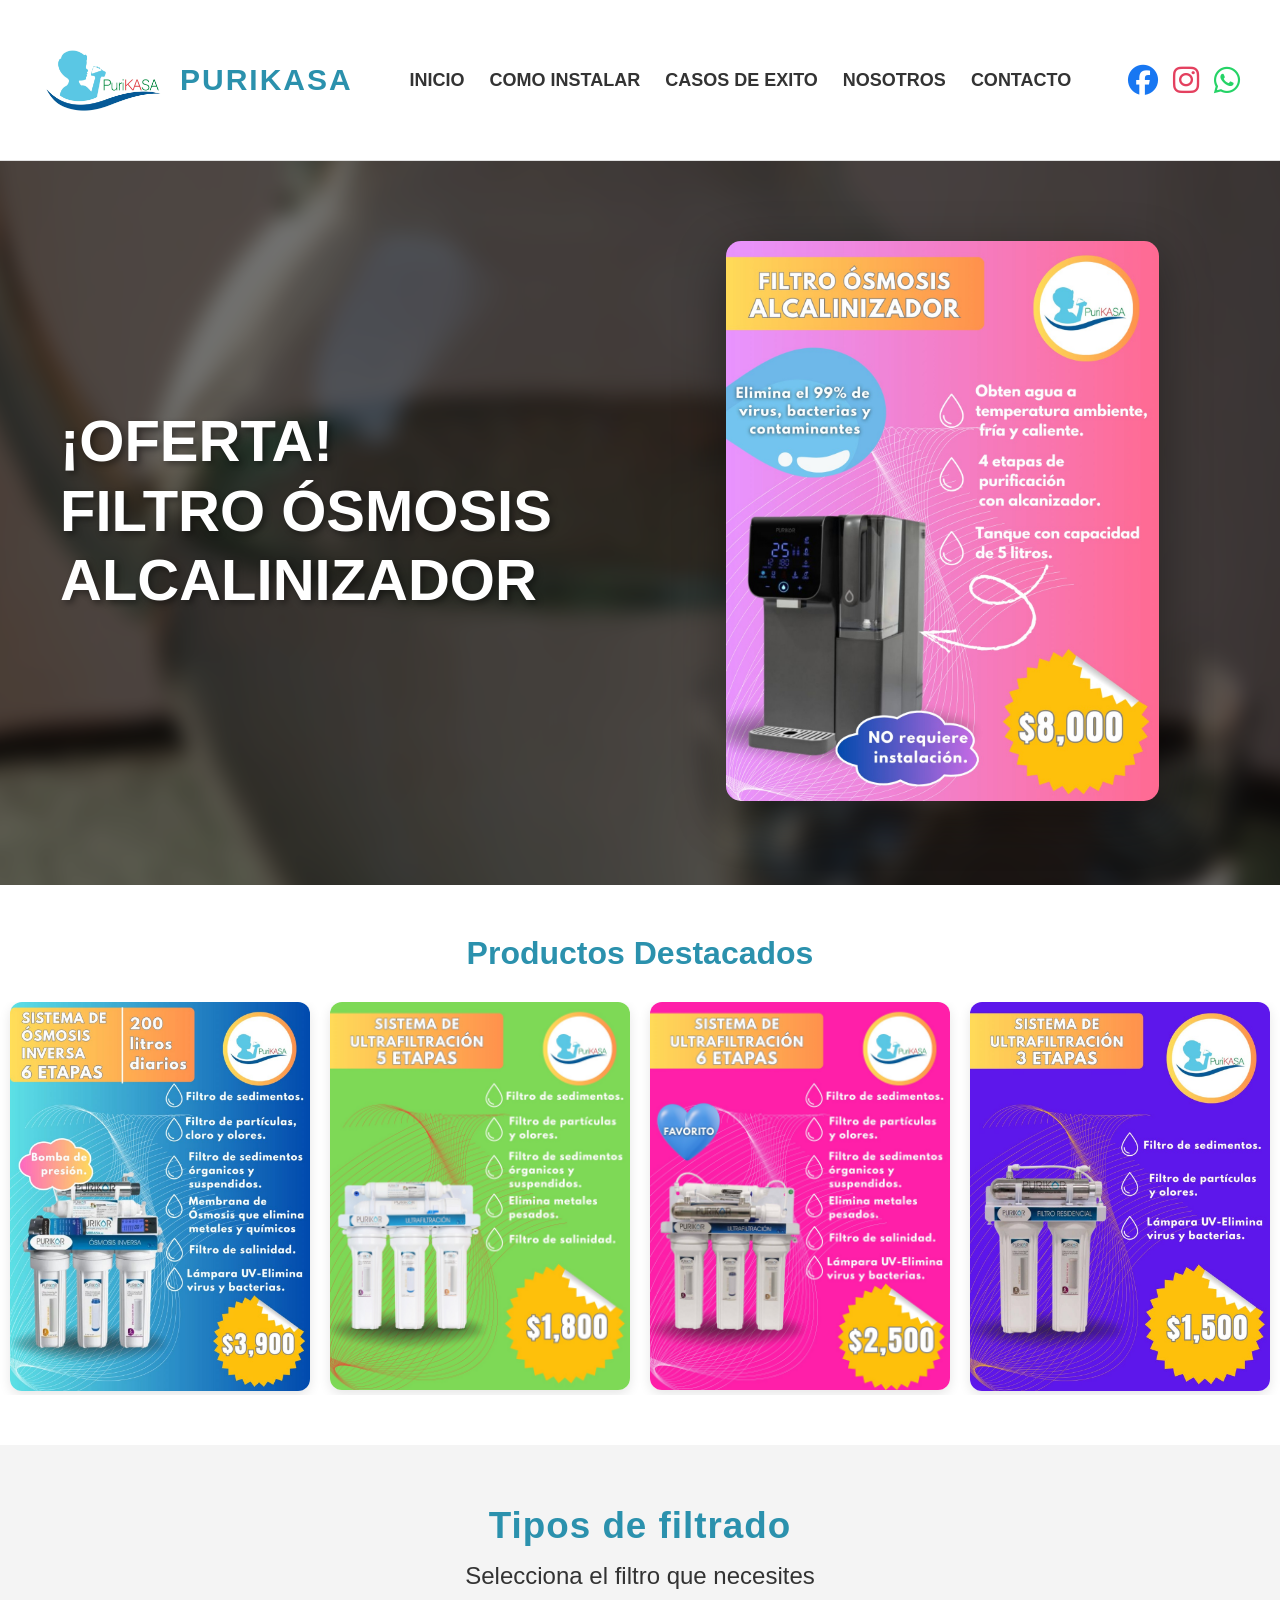
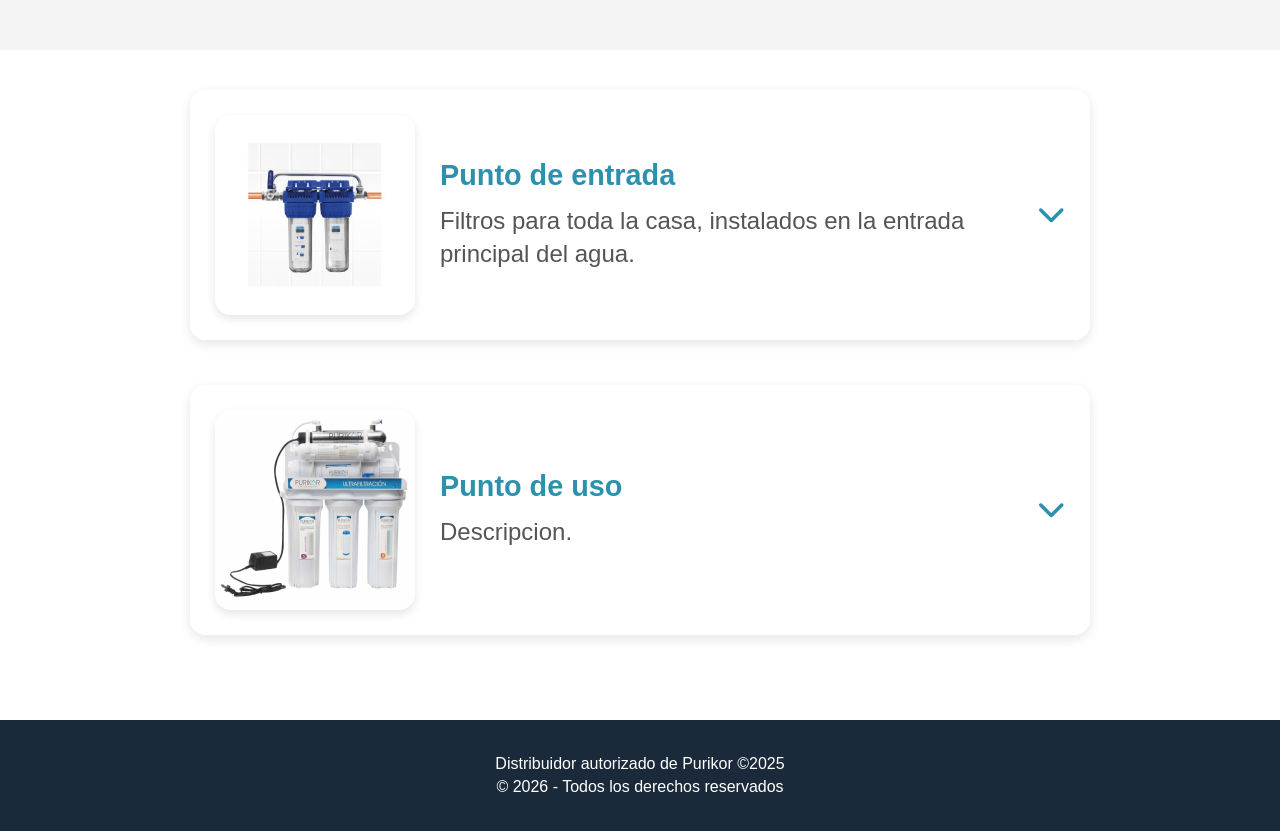
<file: index.html>
<!DOCTYPE html>
<html lang="es">
<head>
  <meta charset="UTF-8">
  <meta name="viewport" content="width=device-width, initial-scale=1.0">
  <title>Purikasa</title>
  <link rel="stylesheet" href="assets/css/inicio.css">
  <link rel="stylesheet" href="https://cdnjs.cloudflare.com/ajax/libs/font-awesome/6.5.0/css/all.min.css">
</head>
<body>

  <!-- Menú de navegación estilo Purikor -->
  <header>
    <nav class="navbar">
      <div class="logo-container">
        <img src="assets/img/logo.jpg" alt="Purikor" class="logo">
        <span class="logo-text">PURIKASA</span>
      </div>
      <ul class="nav-links">
        <li><a href="index.html">INICIO</a></li>
        <li><a href="instalacion.html">COMO INSTALAR</a></li>
        <li><a href="casos.html">CASOS DE EXITO</a></li>
        <li><a href="nosotros.html">NOSOTROS</a></li>
       <li><a href="contacto.html">CONTACTO</a></li>
        
      </ul>
      <div class="nav-icons">
        <!-- Importar Font Awesome -->
<link rel="stylesheet" href="https://cdnjs.cloudflare.com/ajax/libs/font-awesome/6.5.0/css/all.min.css">

<!-- Contenedor de redes -->
<div style="display: flex; gap: 15px;">

  <!-- Facebook -->
  <a href="https://www.facebook.com/profile.php?id=61576988856182" target="_blank">
    <i class="fab fa-facebook" style="font-size: 30px; color: #1877F2;"></i>
  </a>

  <!-- Instagram -->
  <a href="https://www.instagram.com/purikasamxr/" target="_blank">
    <i class="fab fa-instagram" style="font-size: 30px; color: #E4405F;"></i>
  </a>

  <!-- WhatsApp -->
  <a href="https://wa.me/525529411623" target="_blank">
    <i class="fab fa-whatsapp" style="font-size: 30px; color: #25D366;"></i>
  </a>

</div>
      </div>
    </nav>
  </header>

  <!-- Banner principal con texto y botón -->
  <section class="hero">
    <div class="hero-content">
      
      <h1 class="hero-title">¡OFERTA!<br>FILTRO ÓSMOSIS ALCALINIZADOR</h1>
      
      
      
    </div>
    <div class="hero-image">
      <img src="assets/img/osmosis.jpeg" alt="Filtro Purikor">
    </div>
  </section>

  <!-- Carrusel de imágenes -->
<div class="slider-section">
  <h2 class="slider-title">Productos Destacados</h2>
  <div class="slider-container">
    <div class="slider">
      <div class="slide-track">
        <div class="slide">
          <img src="assets/img/producto1.jpg" alt="producto1">
        </div>
        <div class="slide">
          <img src="assets/img/producto2.jpg" alt="producto2">
        </div>
        <div class="slide">
          <img src="assets/img/producto3.jpeg" alt="producto3">
        </div>
        <div class="slide">
          <img src="assets/img/producto4.jpeg" alt="producto4">
        </div>
      </div>
    </div>
  </div>
</div>
  
  <div class="study-plans-banner">
    <h2>Tipos de filtrado</h2>
    <p>Selecciona el filtro que necesites</p>
  </div>

  <main>
    <section class="products-section">
      <div class="courses">
        <!-- Acordeón -->
        <div class="course-item accordion-item">
          
          <div class="accordion-header">
            <img src="assets/img/entrada.jpg" alt="Exterior" class="course-image">
            <div class="course-content">
              <h2>Punto de entrada</h2>
              <p>Filtros para toda la casa, instalados en la entrada principal del agua. </p>
            </div>
            <div class="accordion-icon">
              <i class="fas fa-chevron-down"></i>
            </div>
          </div>
          <div class="accordion-content">
            <div class="filters-list">
              <h3>Filtros disponibles:</h3>
               <!--primera parte-->
              <h3>Cartuchos de filtración</h3>
              <ul>
              
                  <li data-pdf="assets/pdf/ficha_tecnica_cartucho_carbon.pdf">
                  <img src="assets/img/FilCB4x10.webp" alt="FilCB4x10">
                  <div>
                    <strong>Cartucho de Carbón Activado en Bloque (CTO) Big Blue (10" x 4.5")</strong>
                    <p style="text-align: justify;">Filtración y decloración de alto flujo. Bloque de carbón premium de 5 micras que elimina eficientemente cloro, pesticidas, COV, mal olor y sabor. Ideal para sistemas 
                      comerciales ligeros o residenciales exigentes sin sacrificar presión.</p>
                    <span class="price">$1,499 MXN</span>
                  </div>
                  </li>

                  <li data-pdf="assets/pdf/ficha_tecnica_cartucho_carbon.pdf">
                  <img src="assets/img/FilCB4x20.webp" alt="FilCB4x20">
                  <div>
                    <strong>Cartucho de Carbón Activado en Bloque (CTO) Big Blue (20" x 4.5")</strong>
                    <p style="text-align: justify;">Máxima capacidad de absorción química. Cartucho 
                      industrial de carbón extruido (5 micras). Diseñado para altos consumos, prolonga
                       el tiempo entre mantenimientos y asegura un agua impecable en aplicaciones comerciales o residenciales de gran escala.</p>
                    <span class="price">$1,499 MXN</span>
                  </div>
                  </li>

                  <li data-pdf="assets/pdf/ficha_tecnica_cartucho_plegable.pdf">
                  <img src="assets/img/FilPL2.5x20.webp" alt="FilPL2.5x20">
                  <div>
                    <strong>Cartucho Plisado de Poliéster Slim (20" x 2.5")</strong>
                    <p style="text-align: justify;">Rendimiento superior y cartucho lavable.
                       Filtro plisado de 5 micras que maximiza el área de contacto para retener de forma óptima tierra, lodo y óxido. 
                       Su diseño lavable reduce costos operativos y minimiza la caída de presión en líneas estándar..</p>
                    <span class="price">$1,499 MXN</span>
                  </div>
                  </li>

                  <li data-pdf="assets/pdf/ficha_tecnica_cartucho_plegable.pdf">
                  <img src="assets/img/FilPL4x20.webp" alt="FilPL4x20">
                  <div>
                    <strong>Cartucho Plisado de Poliéster Big Blue (20" x 4.5")</strong>
                    <p style="text-align: justify;">Filtración de sedimentos ultra fina. 
                      Filtro plisado industrial con retención micrométrica de 1 micra. 
                      Ideal para atrapar micropartículas suspendidas y actuar como pretratamiento crítico de protección para sistemas UV o membranas de ósmosis..</p>
                    <span class="price">$1,499 MXN</span>
                  </div>
                </li>

                <li data-pdf="assets/pdf/ficha_tecnica_cartucho_poli_termofusionado.pdf">
                  <img src="assets/img/FilPP2.5x20.webp" alt="FilPP2.5x20">
                  <div>
                    <strong>Cartucho de Polipropileno Termofusionado Slim (20" x 2.5")</strong>
                    <p style="text-align: justify;">Desbaste y prefiltración profunda.
                       Cartucho Melt-Blown de 50 micras con estructura de densidad graduada.
                       Retiene sólidos gruesos en la superficie y partículas medias en su interior, previniendo la saturación de las etapas posteriores.</p>
                    <span class="price">$1,499 MXN</span>
                  </div>
                </li>

                <li data-pdf="assets/pdf/ficha_tecnica_cartucho_carbon.pdf ">
                  <img src="assets/img/FilCAG2.5x10.webp" alt="FilCAG2.5x10">
                  <div>
                    <strong>Cartucho de Carbón Activado Granular (GAC) Slim (10" x 2.5")</strong>
                    <p style="text-align: justify;">Pureza y frescura garantizada. 
                      Cartucho residencial relleno de carbón granular premium que maximiza el tiempo de contacto con el agua. 
                      Diseñado específicamente para eliminar por completo el sabor y olor a cloro en sistemas bajo tarja.</p>
                    <span class="price">$1,499 MXN</span>
                  </div>
                </li>

                <li data-pdf="assets/pdf/ficha_tecnica_cartucho_carbon.pdf">
                  <img src="assets/img/FilCAG2.5x20.webp" alt="FilCAG2.5x20">
                  <div>
                    <strong>Cartucho de Carbón Activado Granular (GAC) Slim (20" x 2.5")</strong>
                    <p style="text-align: justify;">Decloración eficiente en formato compacto.
                       Filtro de lecho de carbón granular en diseño Slim alargado. 
                       Ideal para optimizar la retención de agentes químicos y orgánicos en sistemas comerciales medianos con espacio de instalación limitado.</p>
                    <span class="price">$1,499 MXN</span>
                  </div>
                </li>

                <li data-pdf="assets/pdf/ficha_tecnica_cartucho_carbon.pdf">
                  <img src="assets/img/FilCAG4x10.webp" alt="FilCAG4x10">
                  <div>
                    <strong>Cartucho de Carbón Activado Granular (GAC) Big Blue (10" x 4.5")</strong>
                    <p style="text-align: justify;">Protección química integral para el hogar. 
                      Cartucho Big Blue de carbón granular libre de restricciones de flujo. 
                      Remueve el cloro y químicos de toda la red hidráulica residencial desde el punto de entrada principal.</p>
                    <span class="price">$1,499 MXN</span>
                  </div>
                </li>

                <li data-pdf="assets/pdf/ficha_tecnica_cartucho_carbon.pdf">
                  <img src="assets/img/FilCAG2.5x20.webp" alt="FilCAG2.5x20">
                  <div>
                    <strong>Cartucho de Carbón Activado Granular (GAC) Big Blue (20" x 4.5")</strong>
                    <p style="text-align: justify;">Alto rendimiento para purificación industrial. 
                      El cartucho de carbón granular de mayor capacidad en la línea.
                       Vital en plantas purificadoras o comercios para tratar grandes volúmenes de agua y proteger resinas o membranas contra la oxidación.</p>
                    <span class="price">$1,499 MXN</span>
                  </div>
                </li>

                <li data-pdf="assets/pdf/ficha_tecnica_cartucho_carbon.pdf">
                  <img src="assets/img/FilCB2.5x20.webp" alt="FilCB2.5x20">
                  <div>
                    <strong>Cartucho de Carbón Activado en Bloque (CTO) Slim (20" x 2.5")</strong>
                    <p style="text-align: justify;">Acción dual: filtración y pulido. Cartucho de carbón prensado de 5 micras en formato Slim. 
                      Retiene sedimentos finos residuales mientras pule las propiedades organolépticas del agua en purificadoras comerciales compactas.</p>
                    <span class="price">$1,499 MXN</span>
                  </div>
                </li>

                <li data-pdf="assets/pdf/ficha_tecnica_cartucho_poli_termofusionado.pdf">
                  <img src="assets/img/FilPP4x10.webp" alt="FilPP4x10">
                  <div>
                    <strong>Cartucho de Polipropileno Termofusionado Big Blue (10" x 4.5")</strong>
                    <p style="text-align: justify;">Retención mecánica de alta pureza.
                       Filtro de sedimentos de 5 micras fabricado mediante termofusión, libre de aditivos químicos. Excelente estabilidad estructural para eliminar turbidez y proteger sistemas de punto de entrada.</p>
                    <span class="price">$1,499 MXN</span>
                  </div>
                </li>

                <li data-pdf="assets/pdf/ficha_tecnica_cartucho_poli_termofusionado.pdf">
                  <img src="assets/img/FilPP4x20.webp" alt="FilPP4x20">
                  <div>
                    <strong>Cartucho de Polipropileno Termofusionado Big Blue (20" x 4.5")</strong>
                    <p style="text-align: justify;">El estándar industrial en control de sedimentos. 
                      Cartucho de profundidad de 5 micras para alta demanda hidráulica. Ofrece una vida útil extendida atrapando lodos, arenas y tierra en cisternas, comercios e industrias.</p>
                    <span class="price">$1,499 MXN</span>
                  </div>
                </li>
                  </ul>

                  <!--segunda parte-->

                  <ul>

                <h3>Carcasas y portacartuchos</h3>
                
                <li data-pdf="assets/pdf/">
                  <img src="assets/img/PtoFiltro2.5x10_AZ.webp" alt="PtoFiltro2.5x10_AZ">
                  <div>
                    <strong>Portacartucho Estándar Azul (10" x 2.5")</strong>
                    <p style="text-align: justify;">Protección estructural y barrera anti-algas.
                       Carcasa reforzada de alta resistencia para exteriores. 
                       Su cuerpo azul opaco bloquea la luz solar previniendo la fotosíntesis en el filtro. Incluye válvula de purga manual.</p>
                    <span class="price">$1,499 MXN</span>
                  </div>
                </li>
                
                <li data-pdf="assets/pdf/">
                  <img src="assets/img/PtoFiltro2.5x10_BL.webp" alt="PtoFiltro2.5x10_BL">
                  <div>
                    <strong>Portacartucho Estándar Blanco (10" x 2.5")</strong>
                    <p style="text-align: justify;">Diseño estético e instalación segura.
                       Carcasa residencial con acabado blanco limpio, ideal para purificadores bajo tarja o sistemas de ósmosis inversa. 
                       Soporta fluctuaciones de presión con total hermeticidad.</p>
                    <span class="price">$1,499 MXN</span>
                  </div>
                </li>
                
                <li data-pdf="assets/pdf/">
                  <img src="assets/img/PtoFiltro4x1_TR.webp" alt="PtoFiltro4x1_TR">
                  <div>
                    <strong>Portacartucho Big Blue Transparente (10" x 4.5")</strong>
                    <p style="text-align: justify;">Inspección visual instantánea. 
                      Carcasa de alto flujo Big Blue fabricada en polímero transparente de alta resistencia. 
                      Permite monitorear el estado del cartucho y planificar los mantenimientos sin necesidad de abrir el equipo..</p>
                    <span class="price">$1,499 MXN</span>
                </li>

                <li data-pdf="assets/pdf/">
                  <img src="assets/img/PtoFiltro4x10_AZ.webp" alt="PtoFiltro4x10_AZ">
                  <div>
                    <strong>Portacartucho Big Blue Azul (10" x 4.5")</strong>
                    <p style="text-align: justify;">Robustez industrial para exteriores. 
                      Carcasa Big Blue de gran sección diseñada para soportar condiciones ambientales severas y golpes de ariete. 
                      Conexiones de alto flujo que minimizan la pérdida de presión general..</p>
                    <span class="price">$1,499 MXN</span>
                </li>
                
              </ul>
                  <!--tercera parte-->

                    <ul>
                      <h3>Equipos de suavización (Sistemas Completos)</h3>
                      
                      <li data-pdf="assets/pdf/FilPP2.5x20.pdf">
                      <img src="assets/img/Suavizador.jpg" alt="Suavizador">
                  <div>
                    <strong>Suavizador de Agua de Gabinete Clásico</strong>
                    <p>Adiós definitivo al sarro. Sistema automático compacto por intercambio iónico que elimina los minerales de calcio y magnesio. 
                      Protege tuberías, griferías y calentadores de incrustaciones, optimizando la suavidad del agua en el hogar.</p>
                    <span class="price">$1,499 MXN</span>
                  </div>
                </li>

                <li data-pdf="assets/pdf/ficha_tecnica_suavizador_inteligente_gab.pdf">
                  <img src="assets/img/Suavizador inteligente.jpg" alt="Suavizador inteligente">
                  <div>
                    <strong>Suavizador de Agua Inteligente (Smart)</strong>
                    <p style="text-align: justify;">Eficiencia avanzada y tecnología Smart. 
                      Suavizador de última generación con pantalla táctil e inteligencia integrada. 
                      Monitorea tus hábitos de consumo para auto-programar regeneraciones eco-eficientes, ahorrando agua y sal de manera automatizada.</p>
                    <span class="price">$1,499 MXN</span>
                  </div>
                </li>
               
                    </ul>
                  </div>
                </li>
              </ul>
            </div>
          </div>
        </div>

        <!-- Punto de uso - Acordeón -->
        <div class="course-item accordion-item">
          <div class="accordion-header">
            <img src="assets/img/uso.jpg" alt="Interior" class="course-image">
            <div class="course-content">
              <h2>Punto de uso</h2>
              <p>Descripcion.</p>
            </div>
            <div class="accordion-icon">
              <i class="fas fa-chevron-down"></i>
            </div>
          </div>
          <div class="accordion-content">
            <div class="filters-list">
              <h3>Filtros disponibles:</h3>
              <ul>
                <li data-pdf="assets/pdf/ficha_3_etapas.pdf">
                  <img src="assets/img/3 etapas.jpg" alt="Filtro de tres etapas">
                  <div>
                    <strong>Filtro de 3 etapas</strong>
                    <p style="text-align: justify;">Sistema básico de purificación que elimina sedimentos, cloro, olores y sabores desagradables del agua.
                       Ideal para mejorar la calidad del agua potable en hogares y oficinas con un mantenimiento sencillo y económico.</p>
                    <span class="price">$3,999 MXN</span>
                  </div>
                </li>
                <li data-pdf="assets/pdf/ficha_5y6.pdf">
                  <img src="assets/img/5 etapas.jpg" alt="Filtro de 5 etapas">
                  <div>
                    <strong>Filtro de 5 etapas</strong>
                    <p style="text-align: justify;">Sistema de filtración avanzado que incorpora etapas adicionales para reducir partículas más finas, 
                      compuestos químicos y contaminantes comunes. Proporciona agua de mejor sabor, olor y apariencia para consumo diario..</p>
                    <span class="price">$8,499 MXN</span>
                  </div>
                </li>
                <li data-pdf="assets/pdf/ficha_5y6.pdf">
                  <img src="assets/img/6 etapas.jpg" alt="Filtro de 6 etapas">
                  <div>
                    <strong>Filtro de 6 etapas</strong>
                    <p style="text-align: justify;">Equipo de alta eficiencia que combina múltiples procesos de filtración para remover sedimentos, cloro,
                       metales pesados y otros contaminantes. Ofrece una mayor protección y una calidad de agua superior para toda la familia.</p>
                    <span class="price">$599 MXN</span>
                  </div>
                </li>
                <li data-pdf="assets/pdf/6-etapas-osmosis.pdf">
                  <img src="assets/img/6 etapas osmosis.jpg" alt="Filtro de 6 etapas osmosis">
                  <div>
                    <strong>Filtro de 6 etapas osmosis</strong>
                    <p style="text-align: justify;">Sistema premium que utiliza tecnología de ósmosis inversa para eliminar hasta el 99% de impurezas disueltas, sales, metales pesados, bacterias y otros contaminantes. 
                      Produce agua de excelente pureza, ideal para beber y preparar alimentos con la máxima confianza.</p>
                    <span class="price">$599 MXN</span>
                  </div>
                </li>
              </ul>
            </div>
          </div>
        </div>
      </div>
    </section>
  </main>

  <footer>
    <p>Distribuidor autorizado de Purikor ©2025</p>
    <p>&copy; 2026 - Todos los derechos reservados</p>
  </footer>

  <script src="assets/js/app.js"></script>
  <script src="script.js"></script>
</body>
</html>
</file>
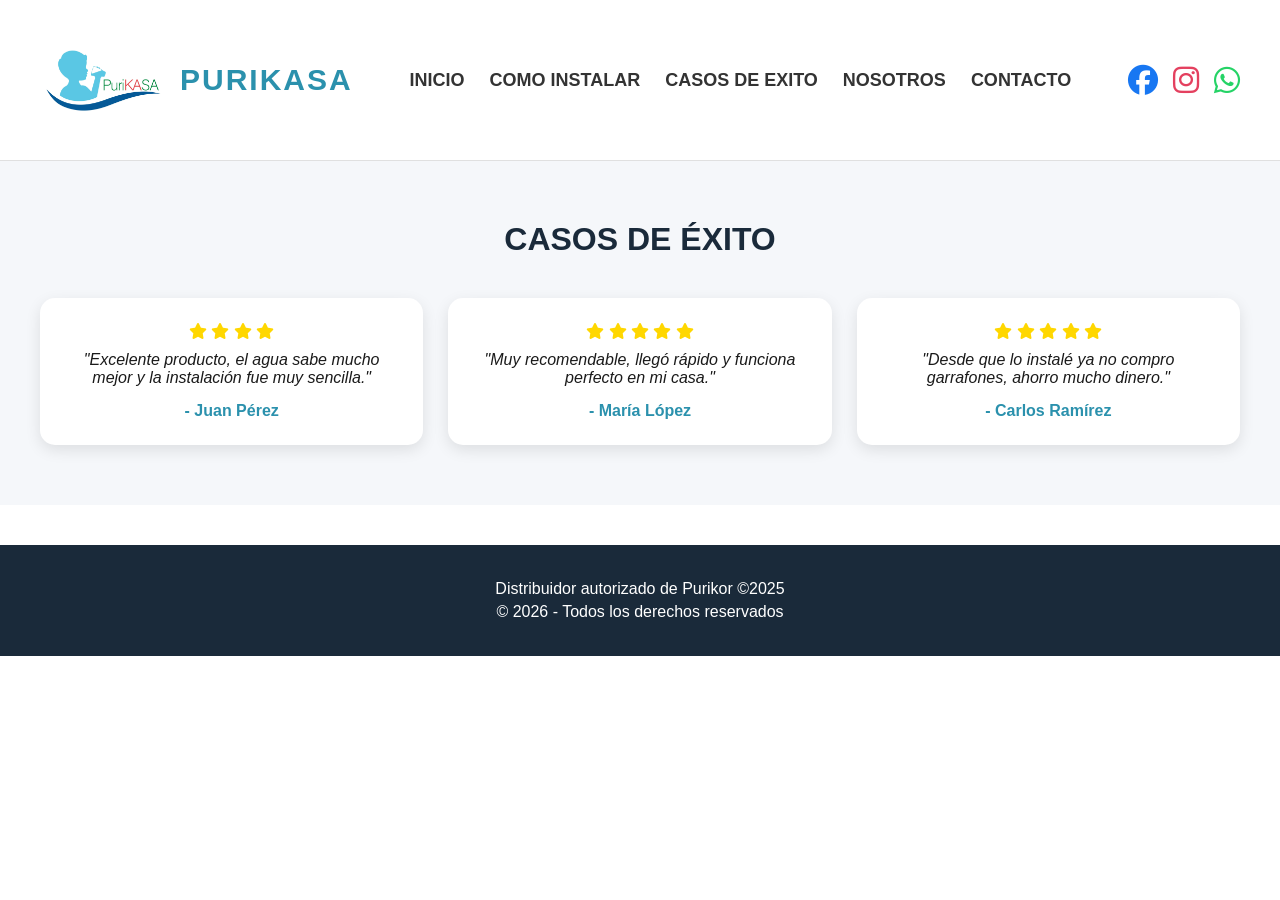
<file: casos.html>
<!DOCTYPE html>
<html lang="es">
<head>
  <meta charset="UTF-8">
  <meta name="viewport" content="width=device-width, initial-scale=1.0">
  <title>Purikasa - Casos de exito</title>

  <link rel="stylesheet" href="assets/css/casos.css">
  <link rel="stylesheet" href="https://cdnjs.cloudflare.com/ajax/libs/font-awesome/6.5.0/css/all.min.css">
</head>

<body>

  <!-- NAVBAR -->
  <header>
    <nav class="navbar">
      <div class="logo-container">
        <img src="assets/img/logo.jpg" alt="Purikor" class="logo">
        <span class="logo-text">PURIKASA</span>
      </div>

      <ul class="nav-links">
        <li><a href="index.html">INICIO</a></li>
        <li><a href="instalacion.html">COMO INSTALAR</a></li>
        <li><a href="casos.html">CASOS DE EXITO</a></li>
        <li><a href="nosotros.html">NOSOTROS</a></li>
        <li><a href="contacto.html">CONTACTO</a></li>
      </ul>

      <div class="nav-icons">
        <div style="display: flex; gap: 15px;">
          <a href="https://www.facebook.com/profile.php?id=61576988856182" target="_blank">
            <i class="fab fa-facebook" style="font-size: 30px; color: #1877F2;"></i>
          </a>

          <a href="https://www.instagram.com/purikasamxr/" target="_blank">
            <i class="fab fa-instagram" style="font-size: 30px; color: #E4405F;"></i>
          </a>

          <a href="https://wa.me/525529411623" target="_blank">
            <i class="fab fa-whatsapp" style="font-size: 30px; color: #25D366;"></i>
          </a>
        </div>
      </div>
    </nav>
  </header>

  

  <section class="casos">
  <h2 class="casos-title">CASOS DE ÉXITO</h2>

  <div class="casos-grid">

    <div class="caso-card">
      <div class="estrellas">
        <i class="fas fa-star"></i>
        <i class="fas fa-star"></i>
        <i class="fas fa-star"></i>
        <i class="fas fa-star"></i>
       
      </div>
      <p class="comentario">
        "Excelente producto, el agua sabe mucho mejor y la instalación fue muy sencilla."
      </p>
      <span class="cliente">- Juan Pérez</span>
    </div>

    <div class="caso-card">
      <div class="estrellas">
        <i class="fas fa-star"></i>
        <i class="fas fa-star"></i>
        <i class="fas fa-star"></i>
        <i class="fas fa-star"></i>
        <i class="fas fa-star"></i>
      </div>
      <p class="comentario">
        "Muy recomendable, llegó rápido y funciona perfecto en mi casa."
      </p>
      <span class="cliente">- María López</span>
    </div>

    <div class="caso-card">
      <div class="estrellas">
        <i class="fas fa-star"></i>
        <i class="fas fa-star"></i>
        <i class="fas fa-star"></i>
        <i class="fas fa-star"></i>
        <i class="fas fa-star"></i>
      </div>
      <p class="comentario">
        "Desde que lo instalé ya no compro garrafones, ahorro mucho dinero."
      </p>
      <span class="cliente">- Carlos Ramírez</span>
    </div>

  </div>
</section>

  <!-- FOOTER -->
  <footer>
    <p>Distribuidor autorizado de Purikor ©2025</p>
    <p>&copy; 2026 - Todos los derechos reservados</p>
  </footer>


</body>
</html>
</file>
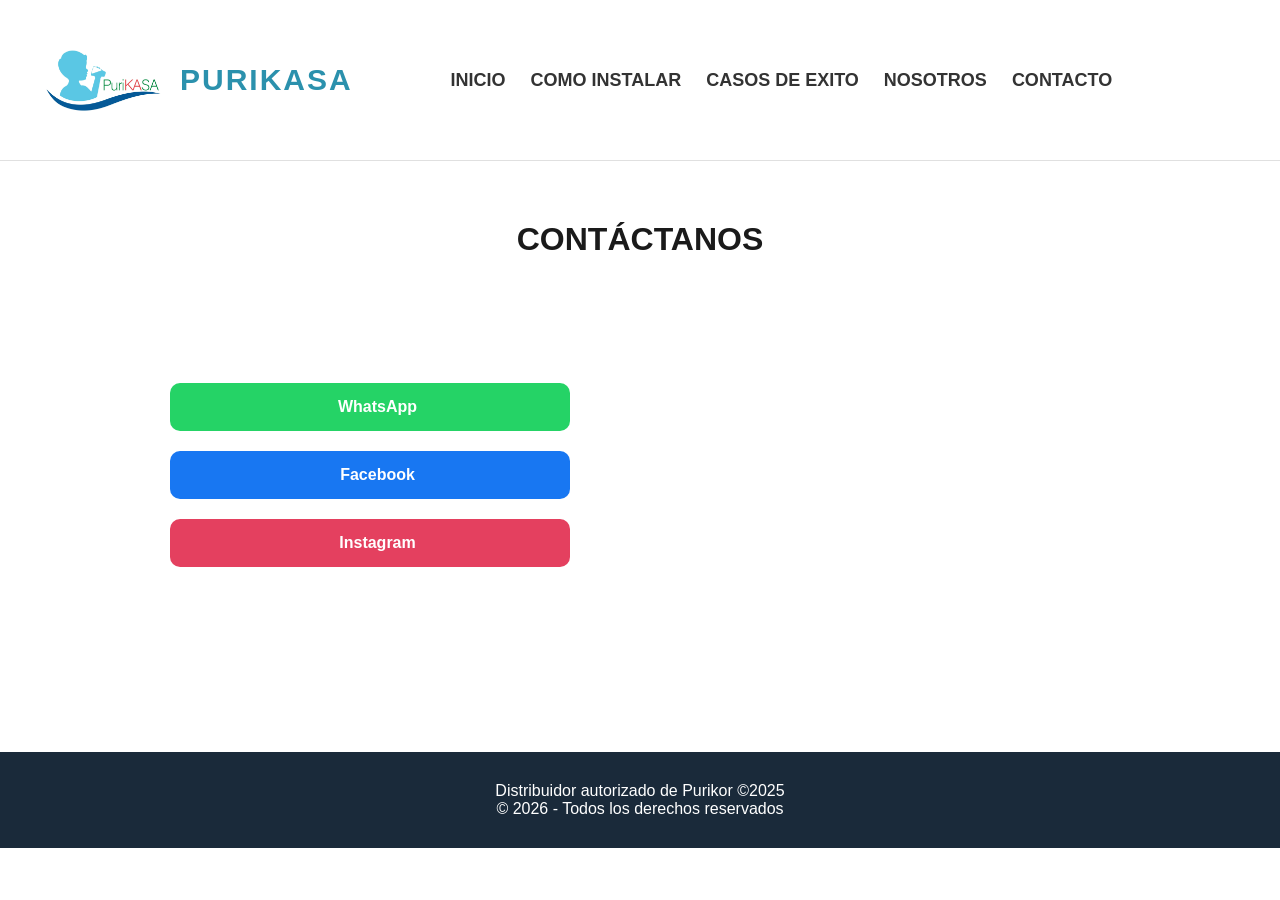
<file: contacto.html>
<!DOCTYPE html>
<html lang="es">
<head>
  <meta charset="UTF-8">
  <meta name="viewport" content="width=device-width, initial-scale=1.0">
  <title>Purikasa - Contacto</title>

  <link rel="stylesheet" href="assets/css/contacto.css">
  
</head>

<body>

  <!-- NAVBAR -->
  <header>
    <nav class="navbar">
      <div class="logo-container">
        <img src="assets/img/logo.jpg" alt="Purikor" class="logo">
        <span class="logo-text">PURIKASA</span>
      </div>

      <ul class="nav-links">
        <li><a href="index.html">INICIO</a></li>
        <li><a href="instalacion.html">COMO INSTALAR</a></li>
        <li><a href="casos.html">CASOS DE EXITO</a></li>
        <li><a href="nosotros.html">NOSOTROS</a></li>
        <li><a href="contacto.html">CONTACTO</a></li>
      </ul>

      <div class="nav-icons">
        <div style="display: flex; gap: 15px;">
          <a href="https://www.facebook.com/profile.php?id=61576988856182" target="_blank">
            <i class="fab fa-facebook" style="font-size: 30px; color: #1877F2;"></i>
          </a>

          <a href="https://www.instagram.com/purikasamxr/" target="_blank">
            <i class="fab fa-instagram" style="font-size: 30px; color: #E4405F;"></i>
          </a>

          <a href="https://wa.me/525529411623?text=Hola%20quiero%20información" target="_blank">
            <i class="fab fa-whatsapp" style="font-size: 30px; color: #25D366;"></i>
          </a>
        </div>
      </div>
    </nav>
  </header>

  <!-- CONTACTO -->
  <section class="contacto">
    <h2 class="contacto-title">CONTÁCTANOS</h2>

    <div class="contacto-container">

      <!-- REDES -->
      <div class="contacto-info">

        <a href="https://wa.me/525529411623?text=Hola%20quiero%20información" target="_blank" class="contacto-item whatsapp">
          <i class="fab fa-whatsapp"></i>
          <span>WhatsApp</span>
        </a>

        <a href="https://www.facebook.com/profile.php?id=61576988856182" target="_blank" class="contacto-item facebook">
          <i class="fab fa-facebook"></i>
          <span>Facebook</span>
        </a>

        <a href="https://www.instagram.com/purikasamxr/" target="_blank" class="contacto-item instagram">
          <i class="fab fa-instagram"></i>
          <span>Instagram</span>
        </a>

      </div>

      <!-- MAPA -->
      <div class="contacto-mapa">
        <iframe src="https://www.google.com/maps/embed?pb=!1m18!1m12!1m3!1d3761.8885823938735!2d-99.19657452205904!3d19.460369992953858!2m3!1f0!2f0!3f0!3m2!1i1024!2i768!4f13.1!3m3!1m2!1s0x85d1f8cd1bf41af9%3A0xf719955f7afda070!2sMXROBOTICS%20FUENTES!5e0!3m2!1ses-419!2sus!4v1776727428690!5m2!1ses-419!2sus" width="600" height="450" style="border:0;" allowfullscreen="" loading="lazy" referrerpolicy="no-referrer-when-downgrade"></iframe>
      </div>

    </div>
  </section>

  <!-- FOOTER -->
  <footer>
    <p>Distribuidor autorizado de Purikor ©2025</p>
    <p>&copy; 2026 - Todos los derechos reservados</p>
  </footer>

</body>
</html>
</file>
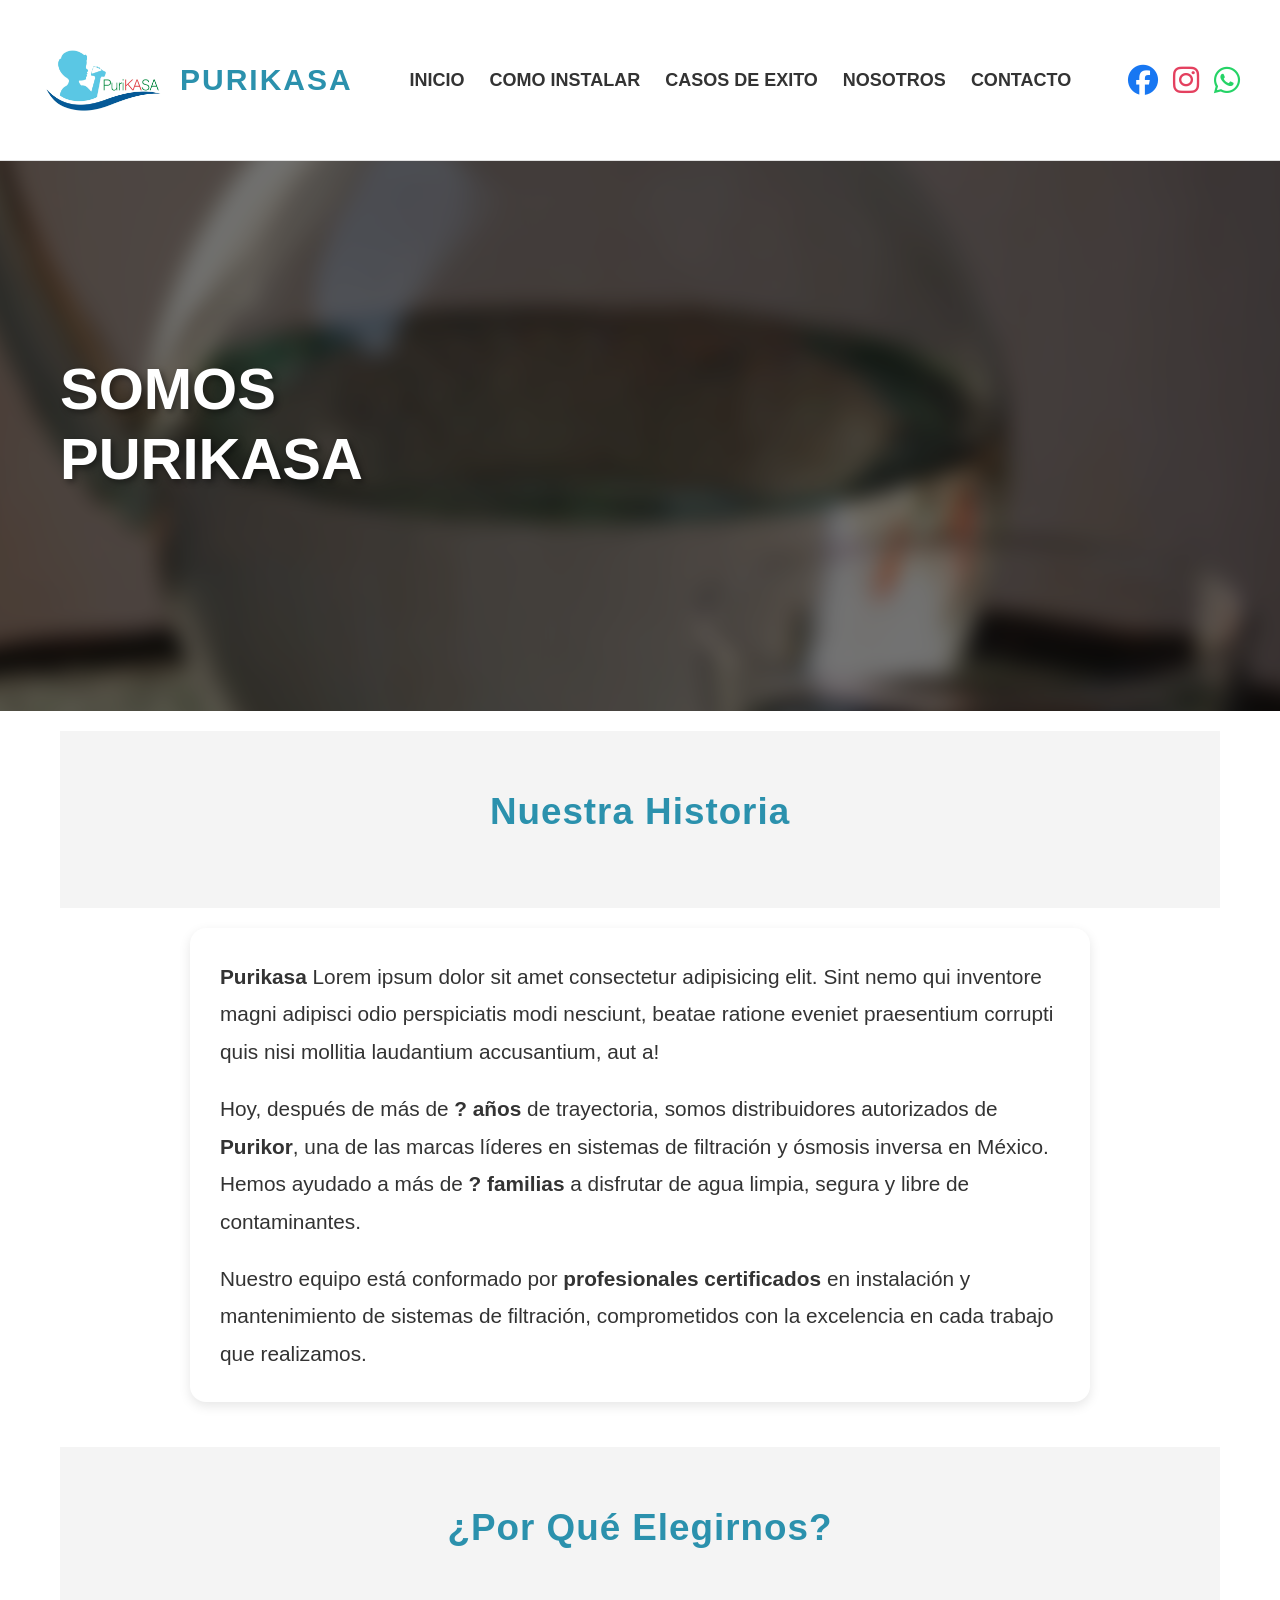
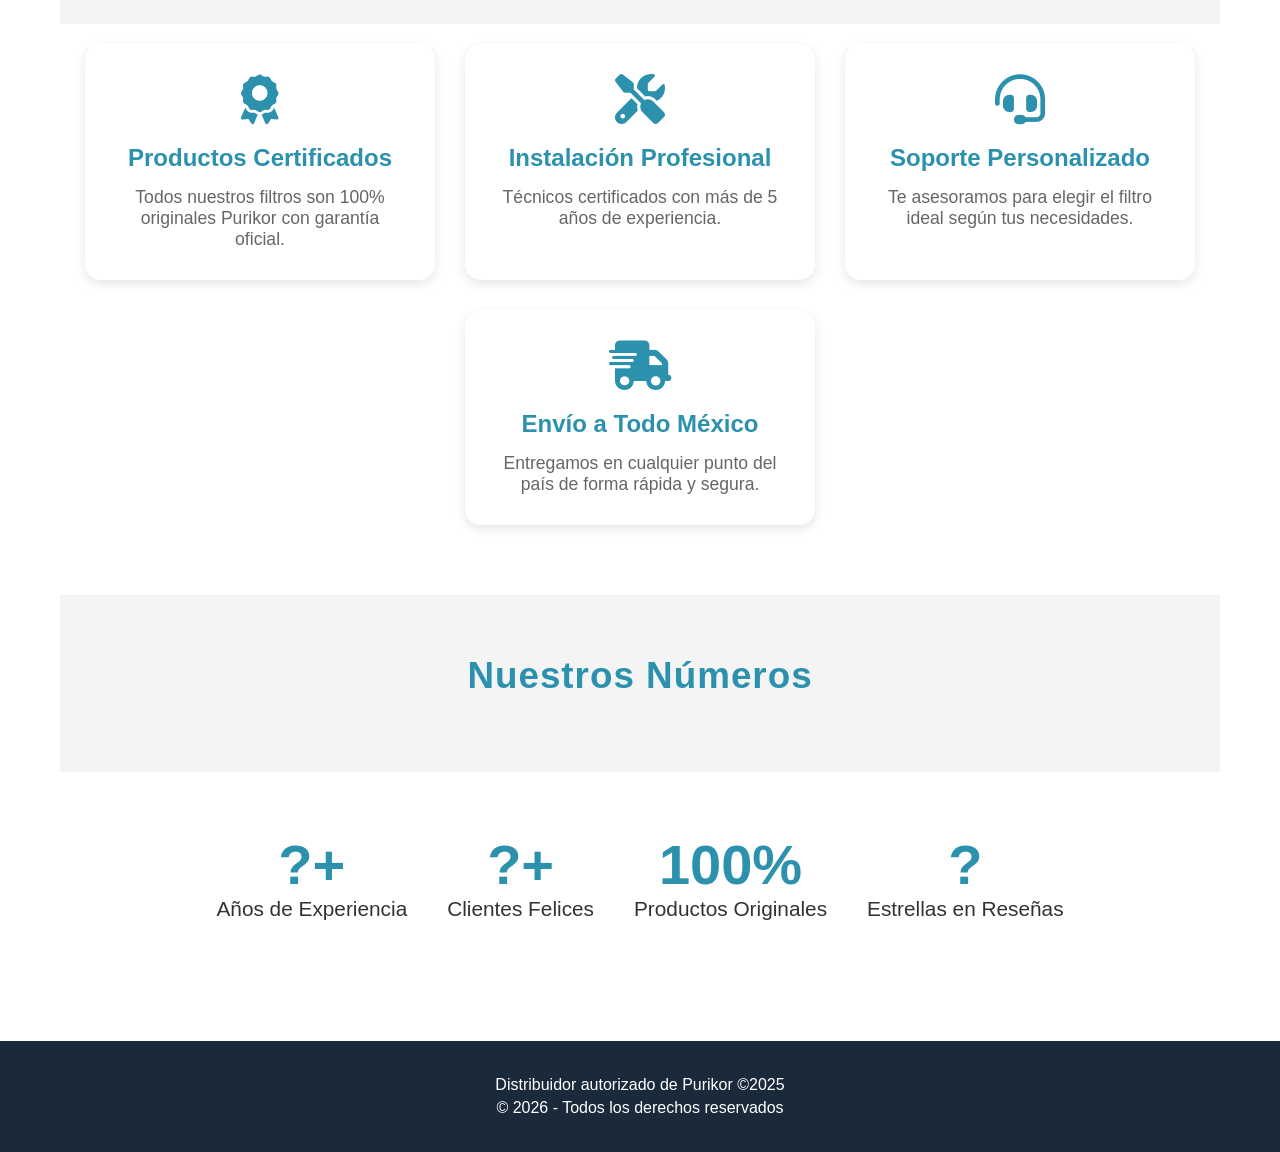
<file: nosotros.html>
<!DOCTYPE html>
<html lang="es">
<head>
  <meta charset="UTF-8">
  <meta name="viewport" content="width=device-width, initial-scale=1.0">
  <title>Purikasa - Nosotros</title>
  <link rel="stylesheet" href="assets/css/inicio.css">
  <link rel="stylesheet" href="https://cdnjs.cloudflare.com/ajax/libs/font-awesome/6.5.0/css/all.min.css">
</head>
<body>

  <header>
    <nav class="navbar">
      <div class="logo-container">
        <img src="assets/img/logo.jpg" alt="Purikor" class="logo">
        <span class="logo-text">PURIKASA</span>
      </div>

      <ul class="nav-links">
        <li><a href="index.html">INICIO</a></li>
        <li><a href="instalacion.html">COMO INSTALAR</a></li>
        <li><a href="casos.html">CASOS DE EXITO</a></li>
        <li><a href="nosotros.html">NOSOTROS</a></li>
        <li><a href="contacto.html">CONTACTO</a></li>
      </ul>

      <div class="nav-icons">
        <div style="display: flex; gap: 15px;">
          <a href="https://www.facebook.com/profile.php?id=61576988856182" target="_blank">
            <i class="fab fa-facebook" style="font-size: 30px; color: #1877F2;"></i>
          </a>
          <a href="https://www.instagram.com/purikasamxr/" target="_blank">
            <i class="fab fa-instagram" style="font-size: 30px; color: #E4405F;"></i>
          </a>
          <a href="https://wa.me/525529411623" target="_blank">
            <i class="fab fa-whatsapp" style="font-size: 30px; color: #25D366;"></i>
          </a>
        </div>
      </div>
    </nav>
  </header>

  <section class="hero">
    <div class="hero-content">
      <h1 class="hero-title">SOMOS<br>PURIKASA</h1>
    </div>
  </section>

  <main class="products-section">
    <div class="study-plans-banner">
      <h2>Nuestra Historia</h2>
    </div>

    <div class="courses">
      <div class="accordion-item" style="max-width: 900px; margin: 0 auto 25px; background: white; border-radius: 16px; overflow: hidden; box-shadow: 0 4px 12px rgba(0,0,0,0.1);">
        <div style="padding: 30px;">
          <p style="font-size: 1.3rem; line-height: 1.8; color: #333; margin-bottom: 20px;">
            <strong>Purikasa</strong> Lorem ipsum dolor sit amet consectetur adipisicing elit. Sint nemo qui inventore magni adipisci odio perspiciatis modi nesciunt, beatae ratione eveniet praesentium corrupti quis nisi mollitia laudantium accusantium, aut a!
          </p>
          <p style="font-size: 1.3rem; line-height: 1.8; color: #333; margin-bottom: 20px;">
            Hoy, después de más de <strong>? años</strong> de trayectoria, somos distribuidores autorizados de <strong>Purikor</strong>, una de las marcas líderes en sistemas de filtración y ósmosis inversa en México. Hemos ayudado a más de <strong>? familias</strong> a disfrutar de agua limpia, segura y libre de contaminantes.
          </p>
          <p style="font-size: 1.3rem; line-height: 1.8; color: #333;">
           Nuestro equipo está conformado por <strong>profesionales certificados</strong> en instalación y mantenimiento de sistemas de filtración, comprometidos con la excelencia en cada trabajo que realizamos.
          </p>
        </div>
      </div>
    </div>

    <div class="study-plans-banner">
      <h2>¿Por Qué Elegirnos?</h2>
    </div>

    <div class="courses">
      <div style="display: flex; flex-wrap: wrap; gap: 30px; justify-content: center; max-width: 1200px; margin: 0 auto;">

        <div style="flex: 1; min-width: 280px; max-width: 350px; background: white; border-radius: 16px; padding: 30px; box-shadow: 0 4px 12px rgba(0,0,0,0.1); text-align: center;">
          <i class="fas fa-award" style="font-size: 50px; color: #2B91AD; margin-bottom: 20px;"></i>
          <h3 style="color: #2B91AD; font-size: 1.5rem; margin-bottom: 15px;">Productos Certificados</h3>
          <p style="color: #666; font-size: 1.1rem;">Todos nuestros filtros son 100% originales Purikor con garantía oficial.</p>
        </div>

        <div style="flex: 1; min-width: 280px; max-width: 350px; background: white; border-radius: 16px; padding: 30px; box-shadow: 0 4px 12px rgba(0,0,0,0.1); text-align: center;">
          <i class="fas fa-tools" style="font-size: 50px; color: #2B91AD; margin-bottom: 20px;"></i>
          <h3 style="color: #2B91AD; font-size: 1.5rem; margin-bottom: 15px;">Instalación Profesional</h3>
          <p style="color: #666; font-size: 1.1rem;">Técnicos certificados con más de 5 años de experiencia.</p>
        </div>

        <div style="flex: 1; min-width: 280px; max-width: 350px; background: white; border-radius: 16px; padding: 30px; box-shadow: 0 4px 12px rgba(0,0,0,0.1); text-align: center;">
          <i class="fas fa-headset" style="font-size: 50px; color: #2B91AD; margin-bottom: 20px;"></i>
          <h3 style="color: #2B91AD; font-size: 1.5rem; margin-bottom: 15px;">Soporte Personalizado</h3>
          <p style="color: #666; font-size: 1.1rem;">Te asesoramos para elegir el filtro ideal según tus necesidades.</p>
        </div>

        <div style="flex: 1; min-width: 280px; max-width: 350px; background: white; border-radius: 16px; padding: 30px; box-shadow: 0 4px 12px rgba(0,0,0,0.1); text-align: center;">
          <i class="fas fa-shipping-fast" style="font-size: 50px; color: #2B91AD; margin-bottom: 20px;"></i>
          <h3 style="color: #2B91AD; font-size: 1.5rem; margin-bottom: 15px;">Envío a Todo México</h3>
          <p style="color: #666; font-size: 1.1rem;">Entregamos en cualquier punto del país de forma rápida y segura.</p>
        </div>

      </div>
    </div>

    <div class="study-plans-banner" style="margin-top: 50px;">
      <h2>Nuestros Números</h2>
    </div>

    <div class="courses">
      <div style="display: flex; flex-wrap: wrap; gap: 40px; justify-content: center; max-width: 1200px; margin: 0 auto; padding: 40px;">
        <div style="text-align: center;">
          <span style="display: block; font-size: 3.5rem; font-weight: 800; color: #2B91AD;">?+</span>
          <span style="font-size: 1.3rem; color: #333;">Años de Experiencia</span>
        </div>
        <div style="text-align: center;">
          <span style="display: block; font-size: 3.5rem; font-weight: 800; color: #2B91AD;">?+</span>
          <span style="font-size: 1.3rem; color: #333;">Clientes Felices</span>
        </div>
        <div style="text-align: center;">
          <span style="display: block; font-size: 3.5rem; font-weight: 800; color: #2B91AD;">100%</span>
          <span style="font-size: 1.3rem; color: #333;">Productos Originales</span>
        </div>
        <div style="text-align: center;">
          <span style="display: block; font-size: 3.5rem; font-weight: 800; color: #2B91AD;">?</span>
          <span style="font-size: 1.3rem; color: #333;">Estrellas en Reseñas</span>
        </div>
      </div>
    </div>

  </main>

  <footer>
    <p>Distribuidor autorizado de Purikor ©2025</p>
    <p>&copy; 2026 - Todos los derechos reservados</p>
  </footer>

</body>
</html>
</file>
<file: assets/css/inicio.css>
/* ================= GLOBALES ================= */
* {
  margin: 0;
  padding: 0;
  box-sizing: border-box;
}

body {
  font-family: 'Arial', 'Helvetica', sans-serif;
  color: #1a1a1a;
  background-color: #fff;
}

/* ================= NAVBAR ================= */
.navbar {
  display: flex;
  justify-content: space-between;
  align-items: center;
  padding: 15px 40px;
  background-color: #ffffff;
  border-bottom: 1px solid #e0e0e0;
  flex-wrap: wrap;
  gap: 20px;
}

.logo-container {
  display: flex;
  align-items: center;
  gap: 10px;
}

.logo {
  width: 130px;
  height: auto;
}

.logo-text {
  font-size: 30px;
  font-weight: bold;
  color: #2B91AD;
  letter-spacing: 2px;
}

.nav-links {
  list-style: none;
  display: flex;
  gap: 25px;
  flex-wrap: wrap;
}

.nav-links li a {
  text-decoration: none;
  color: #333;
  font-weight: 600;
  font-size: 18px;
  transition: color 0.3s;
}

.nav-links li a:hover {
  color: #2B91AD;
}

.nav-icons {
  display: flex;
  gap: 15px;
}

/* ================= HERO BANNER (no usado) ================= */
.hero {
  display: flex;
  justify-content: space-between;
  align-items: center;
  padding: 80px 60px;
  position: relative;
  overflow: hidden;
  min-height: 550px;
  flex-wrap: wrap;
  gap: 50px;
}

.hero::before {
  content: "";
  position: absolute;
  top: -10%;
  left: -10%;
  width: 120%;
  height: 120%;
  background-image: url("../img/fondo.jpg");
  background-size: cover;
  background-position: center center;
  background-repeat: no-repeat;
  filter: blur(10px);
  transform: scale(1.1);
  z-index: 0;
}

.hero::after {
  content: "";
  position: absolute;
  top: 0;
  left: 0;
  width: 100%;
  height: 100%;
  background: rgba(0, 0, 0, 0.55);
  z-index: 1;
}

.hero-content,
.hero-image {
  position: relative;
  z-index: 2;
}

.hero-content {
  flex: 1;
  min-width: 300px;
}

.hero-title {
  font-size: 58px;
  font-weight: 800;
  line-height: 1.2;
  margin-bottom: 25px;
  color: #ffffff;
  text-shadow: 3px 3px 6px rgba(0,0,0,0.4);
}

.hero-features {
  list-style: none;
  margin: 25px 0;
  padding: 0;
}

.hero-features li {
  color: #ffffff;
  font-size: 8px;
  margin-bottom: 12px;
  display: flex;
  align-items: center;
  gap: 10px;
  text-shadow: 1px 1px 2px rgba(0,0,0,0.3);
}



.btn {
  padding: 14px 35px;
  border: none;
  border-radius: 50px;
  font-size: 16px;
  font-weight: bold;
  cursor: pointer;
  transition: transform 0.2s, box-shadow 0.2s;
}

.btn-primary {
  background: #2B91AD;
  color: white;
  box-shadow: 0 4px 12px rgba(0,0,0,0.2);
}

.btn-primary:hover {
  background: #237a91;
  transform: translateY(-3px);
}

.btn-secondary {
  background: transparent;
  color: #2B91AD;
  border: 2px solid #2B91AD;
  background: rgba(255,255,255,0.95);
}

.btn-secondary:hover {
  background: #2B91AD;
  color: white;
  transform: translateY(-3px);
}

.hero-image {
  flex: 1;
  text-align: center;
  min-width: 280px;
}

.hero-image img {
  max-width: 100%;
  height: auto;
  max-height: 560px;
  filter: drop-shadow(0 15px 25px rgba(0,0,0,0.4));
  border-radius: 15px;
}

/* ================= CARRUSEL ================= */
.slider-section {
  padding: 50px 0;
  background: #fff;
  overflow: hidden;
  width: 100%;
}

.slider-title {
  text-align: center;
  font-size: 32px;
  color: #2B91AD;
  margin-bottom: 30px;
}

.slider-container {
  width: 100%;
  overflow-x: auto;
  overflow-y: hidden;
  position: relative;
  scrollbar-width: none;
  -ms-overflow-style: none;
  scroll-snap-type: x mandatory;
  cursor: grab;
}
.slider-container::-webkit-scrollbar {
  display: none;
}
.slider-container.grabbing {
  cursor: grabbing;
  user-select: none;
}

.slider {
  width: 100%;
  overflow: visible;
}

.slide-track {
  display: flex;
}

.slide {
  flex: 0 0 25%;
  scroll-snap-align: start;
  padding: 0 10px;
  box-sizing: border-box;
}

@media (max-width: 1024px) {
  .slide {
    flex: 0 0 33.333%;
  }
}
@media (max-width: 768px) {
  .slide {
    flex: 0 0 50%;
  }
}
@media (max-width: 480px) {
  .slide {
    flex: 0 0 100%;
  }
}

.slide img {
  width: 100%;
  height: auto;
  object-fit: contain;
  border-radius: 12px;
  box-shadow: 0 4px 12px rgba(0,0,0,0.1);
}

/* ================= SECCIÓN TIPOS DE FILTRADO (LETRA MÁS GRANDE) ================= */
.study-plans-banner {
  text-align: center;
  padding: 60px 20px;
  background-color: #f4f4f4;
  color: #1a1a1a;
}

/* Título principal más grande */
.study-plans-banner h2 {
  font-size: 2.3rem;      /* 48px - más grande */
  color: #2B91AD;
  font-weight: 800;
  letter-spacing: 1px;
  margin-bottom: 15px;
}

/* Párrafo descriptivo más grande */
.study-plans-banner p {
  font-size: 1.5rem;    /* 24px */
  margin-top: 10px;
  font-weight: 500;
  color: #333;
}

.products-section {
  max-width: 1200px;
  margin: 0 auto;
  padding: 20px;
}

.courses {
  display: flex;
  flex-wrap: wrap;
  gap: 30px;
  justify-content: center;
  padding: 20px 0;
}

/* ================= ACORDEÓN ================= */
.accordion-item {
  width: 100%;
  max-width: 900px;
  margin: 0 auto 25px auto;
  background: white;
  border-radius: 16px;
  overflow: hidden;
  box-shadow: 0 4px 12px rgba(0,0,0,0.1);
}

.accordion-header {
  display: flex;
  align-items: center;
  gap: 25px;
  padding: 25px;
  cursor: pointer;
  background: white;
  transition: background 0.3s ease;
}

.accordion-header:hover {
  background: #f5f5f5;
}

/* IMÁGENES MÁS GRANDES (antes 100px, ahora 140px) */
.accordion-header .course-image {
  width: 200px;
  height: 200px;
  object-fit: cover;
  border-radius: 16px;
  box-shadow: 0 4px 10px rgba(0,0,0,0.1);
}

.accordion-header .course-content {
  flex: 1;
}

/* Título "Punto de entrada" / "Punto de uso" más grande */
.accordion-header .course-content h2 {
  margin: 0 0 12px 0;
  color: #2B91AD;
  font-size: 1.8rem;      /* 32px - más grande */
  font-weight: 700;
}

.accordion-header .course-content p {
  margin: 0;
  color: #555;
  font-size: 1.5rem;    /* 17.6px */
  line-height: 1.4;
}

.accordion-icon {
  font-size: 28px;
  color: #2B91AD;
  transition: transform 0.3s ease;
}

.accordion-item.active .accordion-icon {
  transform: rotate(180deg);
}

.accordion-content {
  max-height: 0;
  overflow: hidden;
  transition: max-height 0.5s cubic-bezier(0.4, 0, 0.2, 1);
  background: #f8f9fa;
}

.accordion-item.active .accordion-content {
  max-height: 2000px;
  overflow-y: auto;
}

.filters-list {
  padding: 25px;
}

.filters-list h3 {
  color: #2B91AD;
  margin-bottom: 20px;
  font-size: 1.6rem;
  font-weight: 700;
}

.filters-list ul {
  list-style: none;
  padding: 0;
  margin: 0;
}

.filters-list li {
  display: flex;
  gap: 20px;
  padding: 18px;
  margin-bottom: 12px;
  background: white;
  border-radius: 12px;
  border: 1px solid #e0e0e0;
  transition: transform 0.2s, box-shadow 0.2s;
}

.filters-list li:hover {
  transform: translateX(5px);
  box-shadow: 0 4px 12px rgba(0,0,0,0.1);
}

.filters-list li img {
  width: 200px;
  height: 200px;
  object-fit: cover;
  border-radius: 10px;
}

.filters-list li div {
  flex: 1;
}

.filter-buttons {
  display: flex;
  gap: 10px;
  margin-top: 12px;
  flex-wrap: wrap;
}

.btn-ficha,
.btn-whatsapp {
  display: inline-block;
  padding: 8px 18px;
  border-radius: 8px;
  font-size: 0.95rem;
  font-weight: 600;
  text-decoration: none;
  transition: background 0.2s, transform 0.2s;
  cursor: pointer;
}

.btn-ficha {
  background: #e8f0fe;
  color: #1a73e8;
  border: 1px solid #1a73e8;
}
.btn-ficha:hover {
  background: #1a73e8;
  color: #fff;
  transform: translateY(-1px);
}

.btn-whatsapp {
  background: #e8f5e9;
  color: #25D366;
  border: 1px solid #25D366;
}
.btn-whatsapp:hover {
  background: #25D366;
  color: #fff;
  transform: translateY(-1px);
}

.filters-list li strong {
  display: block;
  font-size: 1.5rem;
  color: #222;
  margin-bottom: 5px;
}

.filters-list li p {
  margin: 5px 0;
  font-size: 1.3rem;
  color: #666;
}

.filters-list .price {
  display: inline-block;
  margin-top: 6px;
  font-size: 1.2rem;
  font-weight: bold;
  color: #2B91AD;
}

/* ================= FOOTER ================= */
footer {
  text-align: center;
  padding: 30px 20px;
  background-color: #1a2a3a;
  color: #fff;
  margin-top: 40px;
}

footer p {
  margin: 5px 0;
}

/* ================= RESPONSIVE ================= */
@media (max-width: 767px) {
  .hero {
    flex-direction: column;
    text-align: center;
    padding: 40px 20px;
  }
  
  .hero-title {
    font-size: 32px;
  }
  
  .hero-image img {
    max-height: 350px;
  }
  
  /* Ajuste en móvil para títulos de filtros */
  .study-plans-banner h2 {
    font-size: 2rem;
  }
  
  .study-plans-banner p {
    font-size: 1.2rem;
  }
  
  .accordion-header {
    flex-direction: column;
    align-items: center; /* centra todo */
    text-align: center;
  }
  
  
  .accordion-header .course-image {
    width: 180px;
    height: 180px;
    object-fit: contain; 
    margin: 0 auto; 
  }
  
  .accordion-header .course-content h2 {
    font-size: 1.8rem;
  }
  
  .accordion-header .course-content p {
    font-size: 1.2rem;
  }
  
  .filters-list li {
    flex-direction: column;
    align-items: center; 
    text-align: center;
  }
  
  .filters-list li img {
    width: 100%;          
    max-width: 220px;     
    height: auto;         
    object-fit: contain;  
    margin: 0 auto;
  }
}

@media (max-width: 480px) {
  .study-plans-banner h2 {
    font-size: 1.8rem;
  }
  
  .study-plans-banner p {
    font-size: 1rem;
  }
  
  .accordion-header .course-image {
    width: 150px;
    height: 150px;
    object-fit: contain;
  }
}

/* ================= LIGHTBOX ================= */
.lightbox {
  display: none;
  position: fixed;
  top: 0;
  left: 0;
  width: 100%;
  height: 100%;
  background: rgba(0, 0, 0, 0.9);
  z-index: 9999;
  justify-content: center;
  align-items: center;
  cursor: pointer;
}
.lightbox.active {
  display: flex;
}
.lightbox img {
  max-width: 90%;
  max-height: 90%;
  object-fit: contain;
  border-radius: 8px;
  box-shadow: 0 4px 30px rgba(0, 0, 0, 0.5);
}
</file>
<file: assets/css/casos.css>
/* ================= GLOBALES ================= */
* {
  margin: 0;
  padding: 0;
  box-sizing: border-box;
}

body {
  font-family: 'Arial', 'Helvetica', sans-serif;
  color: #1a1a1a;
  background-color: #fff;
}

/* ================= NAVBAR (estilo Purikor) ================= */
.navbar {
  display: flex;
  justify-content: space-between;
  align-items: center;
  padding: 15px 40px;
  background-color: #ffffff;
  border-bottom: 1px solid #e0e0e0;
  flex-wrap: wrap;
  gap: 20px;
}

.logo-container {
  display: flex;
  align-items: center;
  gap: 10px;
}

.logo {
  width: 130px;
  height: auto;
}

.logo-text {
  font-size: 30px;
  font-weight: bold;
  color: #2B91AD;
  letter-spacing: 2px;
}

.nav-links {
  list-style: none;
  display: flex;
  gap: 25px;
  flex-wrap: wrap;
}

.nav-links li a {
  text-decoration: none;
  color: #333;
  font-weight: 600;
  font-size: 18px;
  transition: color 0.3s;
}

.nav-links li a:hover {
  color: #2B91AD;
}

.nav-icons {
  display: flex;
  gap: 15px;
}

.icon-link {
  text-decoration: none;
  font-size: 20px;
  color: #333;
}

/* ================= HERO BANNER CON FONDO BORROSO ================= */
.hero {
  display: flex;
  justify-content: space-between;
  align-items: center;
  padding: 60px 40px;
  position: relative;
  overflow: hidden;
  min-height: 500px;
  flex-wrap: wrap;
  gap: 40px;
}

/* Imagen de fondo borrosa */
.hero::before {
  content: "";
  position: absolute;
  top: 0;
  left: 0;
  width: 100%;
  height: 100%;
  background-image: url("../img/instalacion.jpeg");
  background-size: cover;
  background-position: center;
  background-repeat: no-repeat;
  filter: blur(8px);
  transform: scale(1.05);
  z-index: 0;
}

/* Capa oscura encima de la imagen borrosa (mejora legibilidad) */
.hero::after {
  content: "";
  position: absolute;
  top: 0;
  left: 0;
  width: 100%;
  height: 100%;
  background: rgba(248, 246, 246, 0.133);
  z-index: 1;
}

/* Asegurar que el contenido esté encima del fondo */
.hero-content,
.hero-image {
  position: relative;
  z-index: 2;
}

.hero-content {
  flex: 1;
  min-width: 280px;
}

.years-badge {
  display: inline-flex;
  align-items: baseline;
  gap: 8px;
  background: rgba(255, 255, 255, 0.9);
  padding: 8px 16px;
  border-radius: 30px;
  margin-bottom: 20px;
}


.hero-title {
  font-size: 56px;
  font-weight: bold;
  line-height: 1.2;
  margin-bottom: 20px;
  color: #ffffff;
  text-shadow: 2px 2px 4px rgba(253, 244, 244, 0.3);
}
.hero-subtitle {
  font-size: 35px;
  
  line-height: 1.2;
  margin-bottom: 10px;
  color: #ffffff;
  text-shadow: 2px 2px 4px rgba(253, 244, 244, 0.3);
}
.hero-tags {
  margin-bottom: 25px;
}

.tag {
  background: #2B91AD;
  color: white;
  padding: 5px 15px;
  border-radius: 20px;
  font-size: 14px;
  font-weight: bold;
}

.hero-buttons {
  display: flex;
  gap: 15px;
  margin-bottom: 25px;
  flex-wrap: wrap;
}

.btn {
  padding: 12px 30px;
  border: none;
  border-radius: 30px;
  font-size: 14px;
  font-weight: bold;
  cursor: pointer;
  transition: transform 0.2s, box-shadow 0.2s;
}

.btn-primary {
  background: #2B91AD;
  color: white;
}

.btn-primary:hover {
  background: #237a91;
  transform: translateY(-2px);
}

.btn-secondary {
  background: transparent;
  color: #2B91AD;
  border: 2px solid #2B91AD;
  background: rgba(255,255,255,0.9);
}

.btn-secondary:hover {
  background: #2B91AD;
  color: white;
  transform: translateY(-2px);
}



.hero-image {
  flex: 1;
  text-align: center;
  min-width: 280px;
}

.hero-image img {
  max-width: 100%;
  height: auto;
  max-height: 350px;
  filter: drop-shadow(0 10px 20px rgba(0,0,0,0.3));
}

/* ================= CASOS DE EXITO ================= */
.casos {
  padding: 60px 40px;
  background: #f5f7fa;
  text-align: center;
}

.casos-title {
  font-size: 32px;
  margin-bottom: 40px;
  color: #1A2A3A;
}

.casos-grid {
  display: grid;
  grid-template-columns: repeat(auto-fit, minmax(250px, 1fr));
  gap: 25px;
}

.caso-card {
  background: white;
  padding: 25px;
  border-radius: 15px;
  box-shadow: 0 5px 15px rgba(0,0,0,0.1);
  transition: transform 0.3s;
}

.caso-card:hover {
  transform: translateY(-5px);
}

.estrellas {
  color: #FFD700;
  margin-bottom: 10px;
}

.comentario {
  font-style: italic;
  margin-bottom: 15px;
}

.cliente {
  font-weight: bold;
  color: #2B91AD;
}

/* ================= FOOTER ================= */
footer {
  text-align: center;
  padding: 30px 20px;
  background-color: #1a2a3a;
  color: #fff;
  margin-top: 40px;
}

footer p {
  margin: 5px 0;
}

/* ================= RESPONSIVE ================= */
@media (max-width: 1024px) {
  .hero-title {
    font-size: 40px;
  }
  
  .navbar {
    padding: 15px 20px;
  }
}

@media (max-width: 768px) {
  .navbar {
    flex-direction: column;
    align-items: center;
  }
  
  .nav-links {
    justify-content: center;
  }
  
  .hero {
    flex-direction: column;
    text-align: center;
    padding: 40px 20px;
  }
  
  .hero-buttons {
    justify-content: center;
  }
  
  .years-badge {
    justify-content: center;
  }
  
  .hero-title {
    font-size: 32px;
  }
}
</file>
<file: assets/css/contacto.css>
/* ================= GLOBALES ================= */
* {
  margin: 0;
  padding: 0;
  box-sizing: border-box;
}

body {
  font-family: 'Arial', 'Helvetica', sans-serif;
  color: #1a1a1a;
  background-color: #fff;
}

/* ================= NAVBAR ================= */
.navbar {
  display: flex;
  justify-content: space-between;
  align-items: center;
  padding: 15px 40px;
  background-color: #ffffff;
  border-bottom: 1px solid #e0e0e0;
  flex-wrap: wrap;
  gap: 20px;
}

.logo-container {
  display: flex;
  align-items: center;
  gap: 10px;
}

.logo {
  width: 130px;
  height: auto;
}

.logo-text {
  font-size: 30px;
  font-weight: bold;
  color: #2B91AD;
  letter-spacing: 2px;
}

.nav-links {
  list-style: none;
  display: flex;
  gap: 25px;
  flex-wrap: wrap;
}

.nav-links a {
  text-decoration: none;
  color: #333;
  font-weight: 600;
  font-size: 18px;

}

.nav-links a:hover {
  color: #2B91AD;
}

/* ================= CONTACTO ================= */
.contacto {
  padding: 60px 40px;
}

.contacto-title {
  text-align: center;
  font-size: 32px;
  margin-bottom: 40px;
}

.contacto-container {
  display: flex;
  justify-content: center;
  align-items: center;
  gap: 40px;
  flex-wrap: wrap;
}

/* REDES */
.contacto-info {
  flex: 1;
  min-width: 280px;
  max-width: 400px;
  display: flex;
  flex-direction: column;
  gap: 20px;
}

.contacto-item {
  display: flex;
  align-items: center;
  justify-content: center;
  gap: 15px;
  padding: 15px;
  border-radius: 10px;
  text-decoration: none;
  color: white;
  font-weight: bold;
  transition: transform 0.2s;
}

.contacto-item:hover {
  transform: scale(1.05);
}

.whatsapp { background: #25D366; }
.facebook { background: #1877F2; }
.instagram { background: #E4405F; }

/* MAPA */
.contacto-mapa {
  flex: 1;
  min-width: 280px;
  max-width: 500px;
}

.contacto-mapa iframe {
  width: 100%;
  height: 350px;
  border: none;
  border-radius: 15px;
}

/* ================= FOOTER ================= */
footer {
  text-align: center;
  padding: 30px;
  background-color: #1a2a3a;
  color: white;
  margin-top: 40px;
}

/* ================= RESPONSIVE ================= */
@media (max-width: 768px) {
  .contacto-container {
    flex-direction: column;
  }

  .contacto-title {
    font-size: 26px;
  }

  .contacto-mapa iframe {
    height: 250px;
  }
}
</file>
